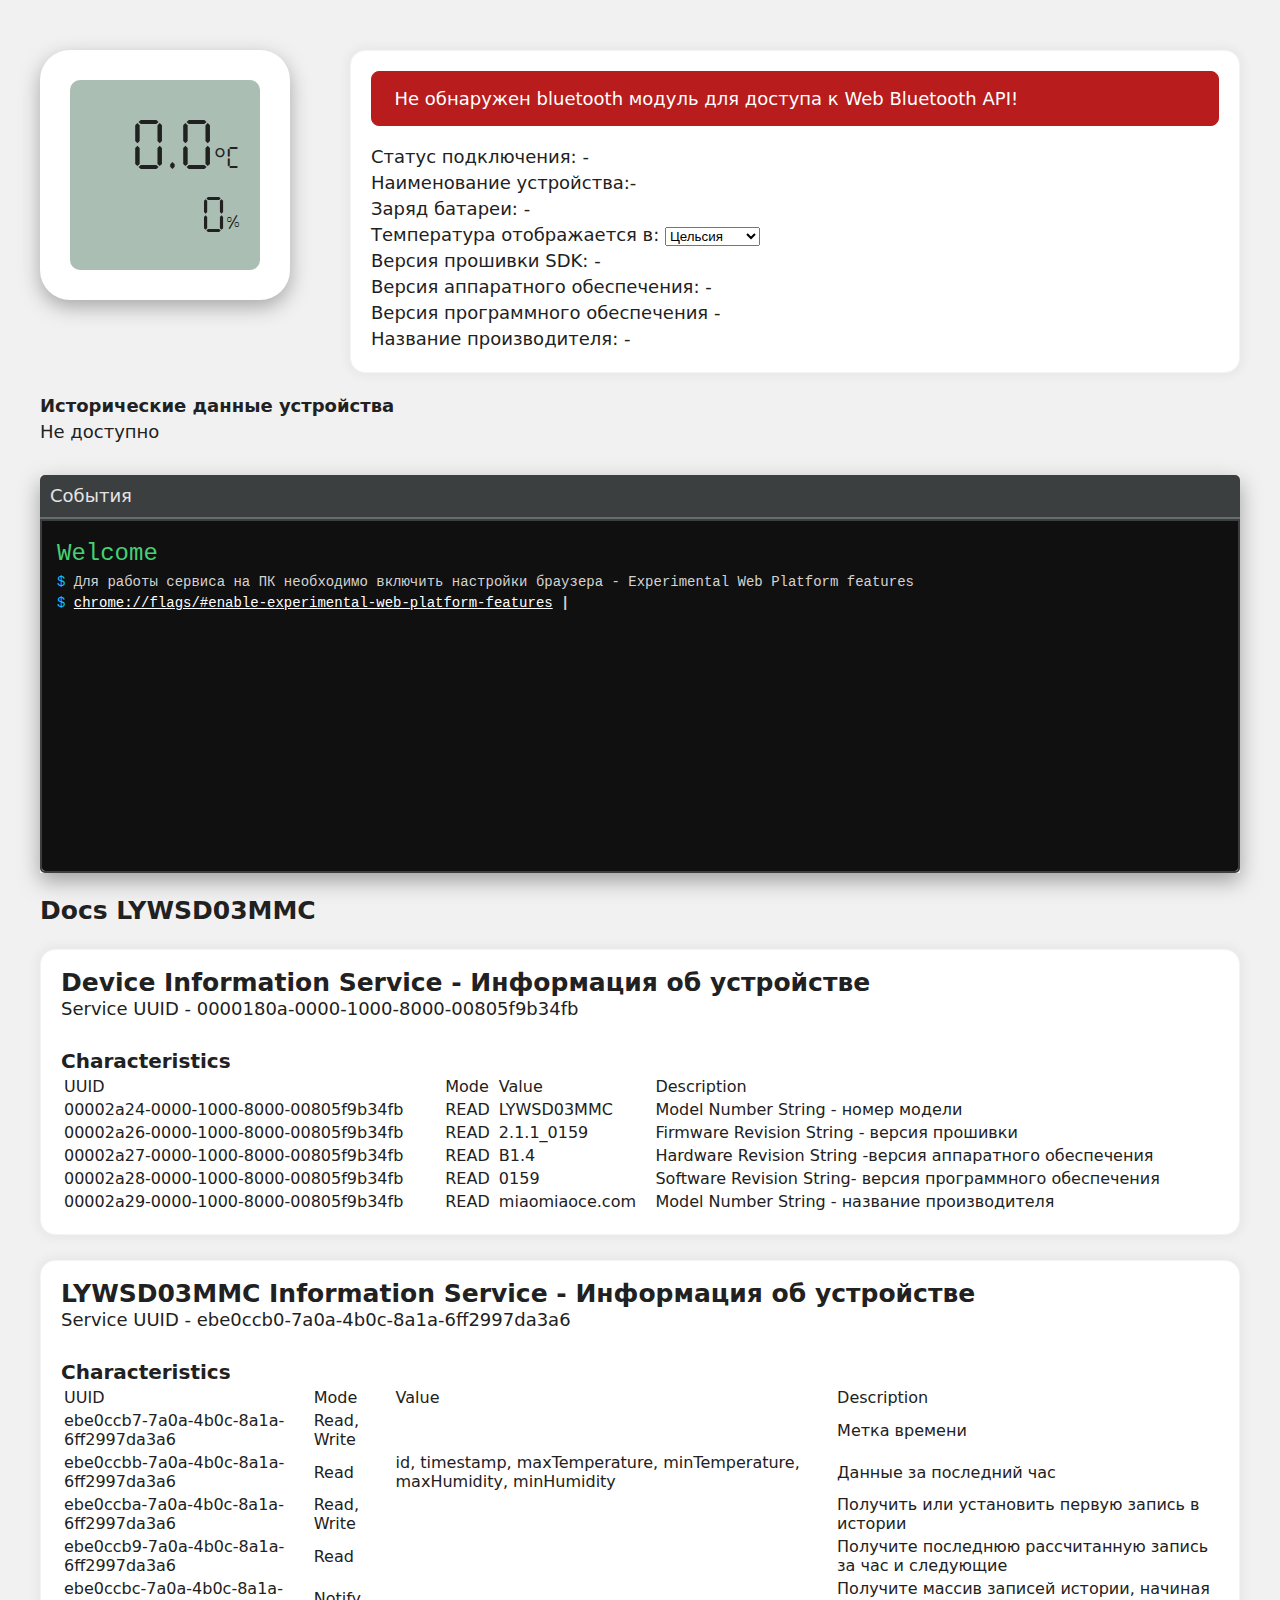
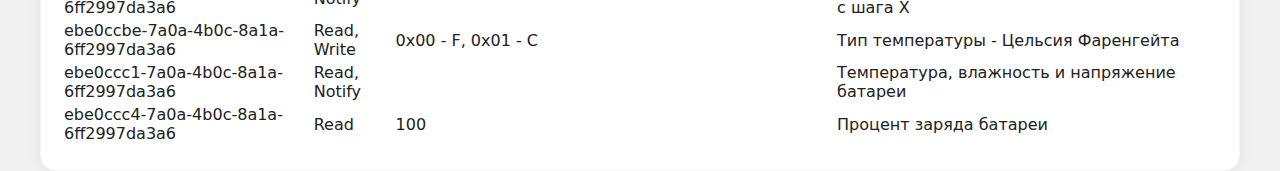
<file: LYWSD03MMC/index.html>
<html>
<head>
    <meta http-equiv="Content-Type" content="text/html; charset=UTF-8">
    <meta name="viewport" content="width=device-width,initial-scale=1,maximum-scale=1,user-scalable=0">
    <title>Bluetooth Connector for LYWSD03MMC</title>
    <meta name="des">
    <link href="../assets/css/terminal.css" rel="stylesheet">
    <link href="../assets/css/styles.css" rel="stylesheet">
    <script src="../assets/js/echarts.min.js"></script>
    <link rel="shortcut icon" href="../assets/logo.png">
    <meta name="description"
          content="Bluetooth подключение к LYWSD03MMC. Сервис позволяет собрать все данные с датчика и перезаписать тип температуры"/>
    <meta property="og:title" content="Bluetooth подключение к LYWSD03MMC"/>
    <meta property="og:description"
          content="Bluetooth подключение к LYWSD03MMC. Сервис позволяет собрать все данные с датчика и перезаписать тип температуры"/>
    <meta property="og:type" content="website"/>
    <meta property="og:url" content="https://yzen.dev/utils/devices/LYWSD03MMC"/>
    <meta property="og:image" content="https://yzen.dev/utils/devices/LYWSD03MMC/card.jpg"/>

    <meta name="twitter:title" content="Bluetooth подключение к LYWSD03MMC"/>
    <meta name="twitter:description"
          content="Bluetooth подключение к LYWSD03MMC. Сервис позволяет собрать все данные с датчика и перезаписать тип температуры"/>
    <meta name="twitter:image" content="https://yzen.dev/utils/devices/LYWSD03MMC/card.jpg"/>
</head>
<body>

    <div class="page-content-wrapper">
        <div class="device-info-block">
            <div class="block-state">
                <div class="device-view">
                    <div class="mi-temperature-and-humididy-monitor-2">
                        <div class="mi-temperature-and-humididy-monitor-2_display">
                            <div class="mi-temperature-and-humididy-monitor-2_text-temperature">
                                <div id="miTemperatureAndHumididyMonitor2_TemperatureValue">
                                    0.0
                                </div>
                                <div id="miTemperatureAndHumididyMonitor2_TemperatureType"
                                     class="mi-temperature-and-humididy-monitor-2_icon-temperature">
                                    °C
                                </div>
                            </div>
                            <div class="mi-temperature-and-humididy-monitor-2_text-humidity">
                                <div id="miTemperatureAndHumididyMonitor2_HumidityValue">
                                    0
                                </div>
                                <div class="mi-temperature-and-humididy-monitor-2_icon-humidity">
                                    %
                                </div>
                            </div>
                        </div>
                    </div>
                </div>

                <div class="device-connect">
                    <button
                            onclick="UiFormService.connect();"
                            id="connectButton"
                            type="button"
                            class="btn btn-primary"
                    >
                        Подключить
                    </button>
                </div>
            </div>

            <div class="form-device box">
                <div id="connectBlock">
                </div>

                <div>
                    Статус подключения: <b id="deviceStatus">-</b>
                </div>
                <div>
                    Наименование устройства:<b id="deviceName">-</b>
                </div>
                <div>
                    Заряд батареи: <b id="deviceBatteryInfo">-</b>
                </div>
                <div>
                    Температура отображается в:
                    <select id="temperatureUnit" onchange="UiFormService.setTemperatureUnit(this)">
                        <option value="C">Цельсия</option>
                        <option value="F">Фаренгейта</option>
                    </select>
                </div>

                <div>
                    Версия прошивки SDK:
                    <b id="devicePlatformVersion">-</b>
                </div>

                <div>
                    Версия аппаратного обеспечения:
                    <b id="deviceHardwareVersion">-</b>
                </div>
                <div>
                    Версия программного обеспечения
                    <b id="deviceSoftwareVersion">-</b>
                </div>
                <div>
                    Название производителя:
                    <b id="deviceManufacturerName">-</b>
                </div>

            </div>
        </div>
    </div>


    <div class="page-content-wrapper">
        <div class="graph">
            <h4>
                Исторические данные устройства
                <span id="historyDataPercent"/>
            </h4>

            <div id="getHistoryDataBlock">
                <button
                        onclick="UiFormService.loadHistoryData();"
                        id="getHistoryDataButton"
                        type="button"
                        class="btn btn-primary"
                        disabled
                >
                    Не доступно
                </button>
            </div>

            <div id="historyChart" style="width: 100%;height:400px;display: none"></div>

        </div>
    </div>

    <div class="page-content-wrapper">
        <div class="terminal">
            <div class="terminal__window">
                <div class="terminal__window-header">
                    События
                </div>

                <div class="terminal__window-body">
                    <div class="terminal__screen" id="terminalLog">

                        <div class="screen__row">
                            <span class="screen__success" style="font-size: 24px">Welcome</span>
                        </div>
                        <div class="screen__row">
                            <span class="screen__primary">$</span>
                            <span class="screen__default">
                                Для работы сервиса на ПК необходимо включить настройки браузера - Experimental Web Platform features
                            </span>
                        </div>

                        <div class="screen__row">
                            <span class="screen__primary">$</span>
                            <span class="screen__default">
                                <a href="chrome://flags/#enable-experimental-web-platform-features"
                                   style="color: white">chrome://flags/#enable-experimental-web-platform-features</a>
                            </span>
                        </div>

                    </div>
                </div>
            </div>
        </div>
    </div>

    <div class="page-content-wrapper mt-4">
        <h1 class="service-head">Docs LYWSD03MMC</h1>
        <div class="box mt-4">
            <div class="service-head">Device Information Service - Информация об устройстве</div>
            <div class="service-sub-head-head">Service UUID - 0000180a-0000-1000-8000-00805f9b34fb</div>
            <br/>
            <div class="service-sub-head">Characteristics</div>
            <table>
                <thead>
                <tr>
                    <td>UUID</td>
                    <td>Mode</td>
                    <td>Value</td>
                    <td>Description</td>
                </tr>
                </thead>
                <tbody>
                <tr>
                    <td>00002a24-0000-1000-8000-00805f9b34fb</td>
                    <td>READ</td>
                    <td>LYWSD03MMC</td>
                    <td>Model Number String - номер модели</td>
                </tr>
                <tr>
                    <td>00002a26-0000-1000-8000-00805f9b34fb</td>
                    <td>READ</td>
                    <td>2.1.1_0159</td>
                    <td>Firmware Revision String - версия прошивки</td>
                </tr>

                <tr>
                    <td>00002a27-0000-1000-8000-00805f9b34fb</td>
                    <td>READ</td>
                    <td>B1.4</td>
                    <td>Hardware Revision String -версия аппаратного обеспечения</td>
                </tr>

                <tr>
                    <td>00002a28-0000-1000-8000-00805f9b34fb</td>
                    <td>READ</td>
                    <td>0159</td>
                    <td>Software Revision String- версия программного обеспечения</td>
                </tr>
                <tr>
                    <td>00002a29-0000-1000-8000-00805f9b34fb</td>
                    <td>READ</td>
                    <td>miaomiaoce.com</td>
                    <td>Model Number String - название производителя</td>
                </tr>
                </tbody>
            </table>
        </div>

        <div class="box mt-4">
            <div class="service-head">LYWSD03MMC Information Service - Информация об устройстве</div>
            <div class="service-sub-head-head">Service UUID - ebe0ccb0-7a0a-4b0c-8a1a-6ff2997da3a6</div>
            <br/>
            <div class="service-sub-head">Characteristics</div>
            <table>
                <thead>
                <tr>
                    <td>UUID</td>
                    <td>Mode</td>
                    <td>Value</td>
                    <td>Description</td>
                </tr>
                </thead>
                <tbody>
                <tr>
                    <td>ebe0ccb7-7a0a-4b0c-8a1a-6ff2997da3a6</td>
                    <td>Read, Write</td>
                    <td></td>
                    <td>Метка времени</td>
                </tr>
                <tr>
                    <td>ebe0ccbb-7a0a-4b0c-8a1a-6ff2997da3a6</td>
                    <td>Read</td>
                    <td>id, timestamp, maxTemperature, minTemperature, maxHumidity, minHumidity</td>
                    <td>Данные за последний час</td>
                </tr>
                <tr>
                    <td>ebe0ccba-7a0a-4b0c-8a1a-6ff2997da3a6</td>
                    <td>Read, Write</td>
                    <td></td>
                    <td>Получить или установить первую запись в истории</td>
                </tr>
                <tr>
                    <td>ebe0ccb9-7a0a-4b0c-8a1a-6ff2997da3a6</td>
                    <td>Read</td>
                    <td></td>
                    <td>Получите последнюю рассчитанную запись за час и следующие</td>
                </tr>
                <tr>
                    <td>ebe0ccbc-7a0a-4b0c-8a1a-6ff2997da3a6</td>
                    <td>Notify</td>
                    <td></td>
                    <td>Получите массив записей истории, начиная с шага X</td>
                </tr>
                <tr>
                    <td>ebe0ccbe-7a0a-4b0c-8a1a-6ff2997da3a6</td>
                    <td>Read, Write </td>
                    <td>0x00 - F, 0x01 - C </td>
                    <td>Тип температуры -  Цельсия Фаренгейта</td>
                </tr>
                <tr>
                    <td>ebe0ccc1-7a0a-4b0c-8a1a-6ff2997da3a6</td>
                    <td>Read, Notify</td>
                    <td></td>
                    <td>Температура, влажность и напряжение батареи</td>
                </tr>
                <tr>
                    <td>ebe0ccc4-7a0a-4b0c-8a1a-6ff2997da3a6</td>
                    <td>Read</td>
                    <td>100</td>
                    <td>Процент заряда батареи</td>
                </tr>
                <tr>
                    <td></td>
                    <td></td>
                    <td></td>
                    <td></td>
                </tr>


                </tbody>
            </table>
        </div>
    </div>


    <script type="text/javascript">
        class ChartHistoryService {
            static historicalData = [];
            static historyChart = null;

            static initChart() {
                document.getElementById('historyChart').style.display = 'block';

                this.historyChart = echarts.init(document.getElementById('historyChart'));
                this.historyChart.setOption({

                    tooltip: {trigger: 'axis'},
                    /*legend: {
                        data: ['Email', ]
                    },*/
                    grid: {
                        left: '3%',
                        right: '4%',
                        bottom: '3%',
                        containLabel: true
                    },
                    toolbox: {
                        feature: {
                            saveAsImage: {}
                        }
                    },

                    yAxis: {type: 'value'},
                    dataZoom: [
                        {type: 'inside', start: 0,},
                        {start: 0,}
                    ],
                    xAxis: {
                        type: 'category',
                        show: false,
                        boundaryGap: false,
                        data: []
                    },
                    series: [
                        {
                            name: 'Температура',
                            type: 'line',
                            stack: 'Total',
                            data: []
                        },
                        {
                            name: 'Влажность',
                            type: 'line',
                            stack: 'Total',
                            data: []
                        }
                    ]
                });
                window.addEventListener('resize', function () {
                    this.historyChart.resize();
                });
            }

            static pushPointToHistoryChart(item) {
                this.historicalData.push(item);
                this.historyChart.setOption({
                    xAxis: {
                        data: this.historicalData.map(item => new Date().toLocaleDateString(item.timestamp) + ' ' + new Date(item.timestamp).toLocaleTimeString())
                    },
                    series: [
                        {
                            name: 'Температура',
                            data: this.historicalData.map(item => item.temperature)
                        },
                        {
                            name: 'Влажность',
                            data: this.historicalData.map(item => item.humidity)
                        }
                    ]
                });
            }
        }

        class UiFormService {
            static connect() {
                if (!navigator.bluetooth) {
                    alert('Не обнаружен bluetooth модуль для доступа к Web Bluetooth API!')
                    return;
                }
                Logger.logInfo("Поиск устройств...");
                document.getElementById('connectButton').innerHTML = '🔄 Подключение...'
                DeviceService.connect()
                    .then(async () => {
                        document.getElementById('deviceName').innerHTML = DeviceService.device.name
                        await DeviceService.connectGattServer();
                        DeviceService.setTemperatureHandler(this.handleTemperatureChanged);
                        this.updateTemperatureUnit();
                        this.updateBatteryState();
                        this.updateDeviceInfo();

                        document.getElementById('connectButton').innerHTML = '✅ Подключено'
                        document.getElementById('connectButton').disabled = true
                        document.getElementById('getHistoryDataButton').innerHTML = 'Загрузить'
                        document.getElementById('getHistoryDataButton').disabled = false
                        document.getElementById('getHistoryDataButton').style.display = 'block';
                    })
                    .catch(error => {
                        document.getElementById('connectButton').innerHTML = 'Подключить'
                        Logger.logDanger(error)
                    })
            }

            static handleTemperatureChanged(temperature, humidity) {
                document.getElementById("miTemperatureAndHumididyMonitor2_TemperatureValue").innerHTML = temperature;
                document.getElementById("miTemperatureAndHumididyMonitor2_HumidityValue").innerHTML = humidity;
            }

            static setStatus(status) {
                Logger.logInfo("Status: " + status);
                document.getElementById('deviceStatus').innerHTML = status
            }

            static setTemperatureUnit(temperatureUnit) {
                DeviceService.setTemperatureUnit(temperatureUnit.value)
                    .then(() => {
                        Logger.logSuccess('Данные успешно записаны в характеристику');
                        if (temperatureUnit.value === 'F') {
                            document.getElementById('miTemperatureAndHumididyMonitor2_TemperatureType').innerHTML = '°F'
                        } else {
                            document.getElementById('miTemperatureAndHumididyMonitor2_TemperatureType').innerHTML = '°C'
                        }
                    })
                    .catch(error => {
                        console.error('Ошибка при записи данных в характеристику:', error);
                    });
            }

            static async updateTemperatureUnit() {
                let temperatureUnit = await DeviceService.getTemperatureUnit()

                if (temperatureUnit === DeviceService.TEMP_CELSIUS) {
                    Logger.logInfo('Температура измеряется в градусах Цельсия');
                    document.getElementById('temperatureUnit').value = 'C'
                    document.getElementById('miTemperatureAndHumididyMonitor2_TemperatureType').innerHTML = '°C'
                } else if (temperatureUnit === DeviceService.TEMP_FAHRENHEIT) {
                    Logger.logInfo('Температура измеряется в градусах Фаренгейта');
                    document.getElementById('temperatureUnit').value = 'F'
                    document.getElementById('miTemperatureAndHumididyMonitor2_TemperatureType').innerHTML = '°F'
                }
            }

            static async updateBatteryState() {
                document.getElementById("deviceBatteryInfo").innerHTML = await DeviceService.getBatteryState();
            }

            static async updateDeviceInfo() {
                //DeviceService.getModelNumber()
                DeviceService.getFirmwareRevision()
                    .then(value => {
                        document.getElementById("devicePlatformVersion").innerHTML = value;
                    })

                DeviceService.getHardwareRevision()
                    .then(value => {
                        document.getElementById("deviceHardwareVersion").innerHTML = value;
                    })

                DeviceService.getSoftwareRevision()
                    .then(value => {
                        document.getElementById("deviceSoftwareVersion").innerHTML = value;
                    })

                DeviceService.getManufacturerName()
                    .then(value => {
                        document.getElementById("deviceManufacturerName").innerHTML = value;
                    })
            }

            static loadHistoryData() {
                ChartHistoryService.initChart();
                DeviceService.getHistoryData((index, end, item) => {
                    document.getElementById("historyDataPercent").innerHTML = index + ' из ' + end;//historyCount;
                    ChartHistoryService.pushPointToHistoryChart(item);
                })
            }
        }

        class DeviceService {
            /** Байт код Градусы Цельсия */
            static TEMP_CELSIUS = 0x00;
            /** Байт код Градусы Фаренгейта */
            static TEMP_FAHRENHEIT = 0x01;

            static SERVICE_UUID_XIAOMI = 'ebe0ccb0-7a0a-4b0c-8a1a-6ff2997da3a6'
            static SERVICE_UUID_DEVICE_INFO = '0000180a-0000-1000-8000-00805f9b34fb'

            static CHARACTERISTIC_UUID_TEMP_UNIT = 'ebe0ccbe-7a0a-4b0c-8a1a-6ff2997da3a6'
            static CHARACTERISTIC_UUID_TEMP_DATA = 'ebe0ccc1-7a0a-4b0c-8a1a-6ff2997da3a6'
            static CHARACTERISTIC_UUID_BATTERY = 'ebe0ccc4-7a0a-4b0c-8a1a-6ff2997da3a6'
            static CHARACTERISTIC_UUID_NUM_RECORDS = 'ebe0ccb9-7a0a-4b0c-8a1a-6ff2997da3a6'
            static CHARACTERISTIC_UUID_TIME = 'ebe0ccb7-7a0a-4b0c-8a1a-6ff2997da3a6'
            static CHARACTERISTIC_UUID_HISTORY = 'ebe0ccbc-7a0a-4b0c-8a1a-6ff2997da3a6'
            static CHARACTERISTIC_UUID_HISTORY_RECORD_ID = 'ebe0ccba-7a0a-4b0c-8a1a-6ff2997da3a6'


            static device = null;
            static GattServer = null;
            static miService = null;
            static temperatureHandler = null;
            static deviceInformationService = null;
            static temperatureUnit = null;

            /**
             * Обновить тип температуры на устройстве
             * @param temperatureUnit C or F
             * @returns {Promise<void>}
             */
            static async setTemperatureUnit(newTemperatureUnit) {
                this.temperatureUnit = this.TEMP_CELSIUS;
                if (newTemperatureUnit === 'F') {
                    this.temperatureUnit = this.TEMP_FAHRENHEIT;
                }

                const characteristic = await this.miService.getCharacteristic(this.CHARACTERISTIC_UUID_TEMP_UNIT)
                return characteristic.writeValue(new Uint8Array([this.temperatureUnit]))
            }

            /**
             * Получить тип температуры на устройстве
             * @returns [TEMP_CELSIUS|TEMP_CELSIUS]
             */
            static async getTemperatureUnit() {
                const characteristic = await this.miService.getCharacteristic(this.CHARACTERISTIC_UUID_TEMP_UNIT)
                let temperatureUnitRaw = await characteristic.readValue();

                // Значение 1 байт
                this.temperatureUnit = temperatureUnitRaw.getUint8(0);
                return this.temperatureUnit;
            }

            /**
             * Получить номер модели
             * @returns
             */
            static async getModelNumber() {
                const characteristicBattery = await this.deviceInformationService.getCharacteristic('00002a24-0000-1000-8000-00805f9b34fb')
                let modelNumberRaw = await characteristicBattery.readValue();
                // Значение 1 байт
                return new TextDecoder().decode(modelNumberRaw.buffer)
            }

            /**
             * Получить версию прошивки
             * @returns
             */
            static async getFirmwareRevision() {
                const characteristicFirmwareRevision = await this.deviceInformationService.getCharacteristic('00002a26-0000-1000-8000-00805f9b34fb')
                let firmwareRevisionRaw = await characteristicFirmwareRevision.readValue();
                return new TextDecoder().decode(firmwareRevisionRaw.buffer)
            }

            /**
             * Получить версию аппаратного обеспечения
             * @returns
             */
            static async getHardwareRevision() {
                const characteristicHardwareRevision = await this.deviceInformationService.getCharacteristic('00002a27-0000-1000-8000-00805f9b34fb')
                let hardwareRevisionRaw = await characteristicHardwareRevision.readValue();
                return new TextDecoder().decode(hardwareRevisionRaw.buffer)
            }

            /**
             * Получить версию программного обеспечения
             * @returns
             */
            static async getSoftwareRevision() {
                const characteristicSoftwareRevision = await this.deviceInformationService.getCharacteristic('00002a28-0000-1000-8000-00805f9b34fb')
                let softwareRevisionRaw = await characteristicSoftwareRevision.readValue();
                return new TextDecoder().decode(softwareRevisionRaw.buffer)
            }

            /**
             * Получить данные производителя
             * @returns
             */
            static async getManufacturerName() {
                const characteristicManufacturerName = await this.deviceInformationService.getCharacteristic('00002a29-0000-1000-8000-00805f9b34fb')
                let manufacturerNameRaw = await characteristicManufacturerName.readValue();
                return new TextDecoder().decode(manufacturerNameRaw.buffer)
            }

            /**
             * Получить тип температуры на устройстве
             * @returns
             */
            static async getBatteryState() {
                const characteristicBattery = await this.miService.getCharacteristic(this.CHARACTERISTIC_UUID_BATTERY)
                let batteryRaw = await characteristicBattery.readValue();
                // Значение 1 байт
                return batteryRaw.getUint8(0);
            }

            static isAvailableBluetooth() {
                return !!navigator.bluetooth;
            }

            static connect() {
                return navigator.bluetooth.requestDevice({
                    services: [0xffe0],
                    optionalServices: [
                        this.SERVICE_UUID_XIAOMI,
                        /*'0000fe95-0000-1000-8000-00805f9b34fb',
                        '0000180a-0000-1000-8000-00805f9b34fb',
                        '00010203-0405-0607-0809-0a0b0c0d1912',
                        '8edffff0-3d1b-9c37-4623-ad7265f14076',
                        'fafafa00-fafa-fafa-fafa-fafafafafafa',*/
                    ],
                    acceptAllDevices: false,
                    filters: [{namePrefix: 'LYWSD03MMC'}]
                })
                    .then(device => {
                        this.device = device;
                        this.device.addEventListener('gattserverdisconnected', this.onDisconnected);
                        return Promise.resolve();
                    })
                    .catch(error => {
                        Logger.logDanger(error)
                        return Promise.reject();
                    })
            }

            static async connectGattServer() {
                Logger.logDebug("Connecting to: " + this.device.name);

                await this.device.gatt.connect()
                    .then(async server => {
                        this.GattServer = server;
                    })

                this.miService = await this.GattServer.getPrimaryService(this.SERVICE_UUID_XIAOMI);
                this.deviceInformationService = await this.GattServer.getPrimaryService(this.SERVICE_UUID_DEVICE_INFO);

                if (!this.miService) {
                    Logger.logDanger('Устройство не относится к LYWSD03MMC - Xiaomi Mi Temperature and Humidity Monitor 2 !');
                    disconnect();
                }
            }

            /**
             * Установить обработчик изменения температуры и влажности
             * @param handler
             */
            static async setTemperatureHandler(handler) {
                this.temperatureHandler = handler
                let characteristic = await this.miService.getCharacteristic(this.CHARACTERISTIC_UUID_TEMP_DATA)
                characteristic.startNotifications()
                    .then(() => {
                        characteristic.addEventListener('characteristicvaluechanged', (event) => {
                            const value = event.target.value;

                            // Чтение первых 2 байт как целого числа
                            const temperatureRaw = value.getUint16(0, true);

                            // Преобразование в градусы Цельсия
                            let temperature = temperatureRaw * 0.01;
                            if (this.temperatureUnit === this.TEMP_FAHRENHEIT) {
                                // Преобразование в градусы Фаренгейта
                                temperature = (temperature * 9 / 5) + 32;
                            }
                            temperature = temperature.toFixed(1)
                            // Чтение следующих 2 байт как без знакового целого
                            const humidity = value.getUint8(2, true);

                            //const batteryLevel = value.getUint8(4); // Чтение 1 байта уровня заряда батареи
                            //console.log(`Уровень заряда батареи: ${ batteryLevel }%`);

                            this.temperatureHandler(temperature, humidity)
                        })
                    });
            }

            /**
             * Собираем исторические данные для графика
             * @param handlerHistoryLoad
             * @returns {Promise<void>}
             */
            static async getHistoryData(handlerHistoryLoad) {
                let characteristicDataSize = await this.miService.getCharacteristic('ebe0ccb9-7a0a-4b0c-8a1a-6ff2997da3a6')
                Logger.logDebug('Получены данные по количеству записей');

                let dataCount = await characteristicDataSize.readValue();
                if (dataCount.byteLength < 8) {
                    return;
                }
                let index_end = dataCount.getUint32(0, true);
                let index_new = dataCount.getUint32(4, true);
                let historyIndex = 0;

                Logger.logDebug('Данные с ' + index_new + ' по ' + index_end);

                if (index_end <= 0) {
                    Logger.logWarning('Ничего не найдено: ' + index_end);
                    disconnect();
                    return;
                }

                Logger.logDebug('Начинаем считывать исторические данные...');

                // Получаем массив исторических записей
                let characteristicDataRead = await this.miService.getCharacteristic(this.CHARACTERISTIC_UUID_HISTORY)

                let characteristicIndex = await this.miService.getCharacteristic(this.CHARACTERISTIC_UUID_HISTORY_RECORD_ID)
                Logger.logDebug('Получили исторический индекс');

                Logger.logDebug('Начинаем собирать метрики...');

                let startTime = null;
                await this.miService.getCharacteristic(this.CHARACTERISTIC_UUID_TIME)
                    .then(async characteristic => {
                        let characteristicTime = await characteristic.readValue();

                        if (characteristicTime.byteLength > 4) {
                            Logger.logDanger('Error read Time device!');
                            disconnect();
                            return;
                        }

                        let time = characteristicTime.getUint32(0, true);
                        startTime = Date.now() - time * 1000;
                        characteristicIndex.writeValue(new Uint8Array([0, 0, 0, 0]));
                    });

                characteristicDataRead.startNotifications()
                    .then(() => {
                        characteristicDataRead.addEventListener('characteristicvaluechanged', event => {
                            let valueRaw = event.target.value;
                            let currentIndex = valueRaw.getUint32(0, true);
                            let time = valueRaw.getUint32(4, true);

                            let maxTemperature = valueRaw.getInt16(8, true) / 10.0;
                            let minTemperature = valueRaw.getInt16(11, true) / 10.0;
                            let temperature = (maxTemperature + minTemperature) / 2;

                            let maxHumidity = valueRaw.getUint8(10);
                            let minHumidity = valueRaw.getUint8(13);
                            let humidity = (maxHumidity + minHumidity) / 2;

                            handlerHistoryLoad(++historyIndex, index_new, {
                                timestamp: new Date(startTime + time * 1000),
                                temperature: temperature.toFixed(2),
                                humidity: humidity.toFixed(2),
                            })

                            if (currentIndex >= index_end) {
                                Logger.logSuccess('Получена последняя запись: ' + index_cur);
                                //disconnect();
                            }
                        });

                    });
            }

            static onDisconnected() {
                Logger.logWarning('Disconnected.');
            }
        }

        class Logger {
            static logDebug(logTXT) {
                console.log(logTXT);

                document.getElementById('terminalLog').innerHTML = document.getElementById('terminalLog').innerHTML + '<div class="screen__row">' +
                    '<span class="screen__default">' + (new Date()).getHours() + ':' + (new Date()).getMinutes() + ':' + (new Date()).getSeconds() + '</span>' +
                    '<span class="screen__primary"> $ </span>' +
                    '<span class="screen__default">' + logTXT + '</span>' +
                    '</div>';
            }

            static logInfo(logTXT) {
                console.log(logTXT);

                document.getElementById('terminalLog').innerHTML = document.getElementById('terminalLog').innerHTML + '<div class="screen__row">' +
                    '<span class="screen__default">' + (new Date()).getHours() + ':' + (new Date()).getMinutes() + ':' + (new Date()).getSeconds() + '</span>' +
                    '<span class="screen__primary"> $ </span>' +
                    '<span class="screen__primary">' + logTXT + '</span>' +
                    '</div>';
            }

            static logSuccess(logTXT) {
                console.log(logTXT);

                document.getElementById('terminalLog').innerHTML = document.getElementById('terminalLog').innerHTML + '<div class="screen__row">' +
                    '<span class="screen__default">' + (new Date()).getHours() + ':' + (new Date()).getMinutes() + ':' + (new Date()).getSeconds() + '</span>' +
                    '<span class="screen__primary"> $ </span>' +
                    '<span class="screen__success">' + logTXT + '</span>' +
                    '</div>';
            }

            static logWarning(logTXT) {
                console.log(logTXT);

                document.getElementById('terminalLog').innerHTML = document.getElementById('terminalLog').innerHTML + '<div class="screen__row">' +
                    '<span class="screen__default">' + (new Date()).getHours() + ':' + (new Date()).getMinutes() + ':' + (new Date()).getSeconds() + '</span>' +
                    '<span class="screen__primary"> $ </span>' +
                    '<span class="screen__warning">' + logTXT + '</span>' +
                    '</div>';
            }

            static logDanger(logTXT) {
                console.log(logTXT);

                document.getElementById('terminalLog').innerHTML = document.getElementById('terminalLog').innerHTML + '<div class="screen__row">' +
                    '<span class="screen__default">' + (new Date()).getHours() + ':' + (new Date()).getMinutes() + ':' + (new Date()).getSeconds() + '</span>' +
                    '<span class="screen__primary"> $ </span>' +
                    '<span class="screen__danger">' + logTXT + '</span>' +
                    '</div>';
            }
        }

        if (!DeviceService.isAvailableBluetooth()) {
            document.getElementById('connectButton').style.display = 'none'
            document.getElementById('connectBlock').innerHTML = '<div class="alert alert-danger">Не обнаружен bluetooth модуль для доступа к Web Bluetooth API!</div>'

            document.getElementById('getHistoryDataButton').style.display = 'none'
            document.getElementById('getHistoryDataBlock').innerHTML = 'Не доступно'
        }
    </script>
</body>
</file>
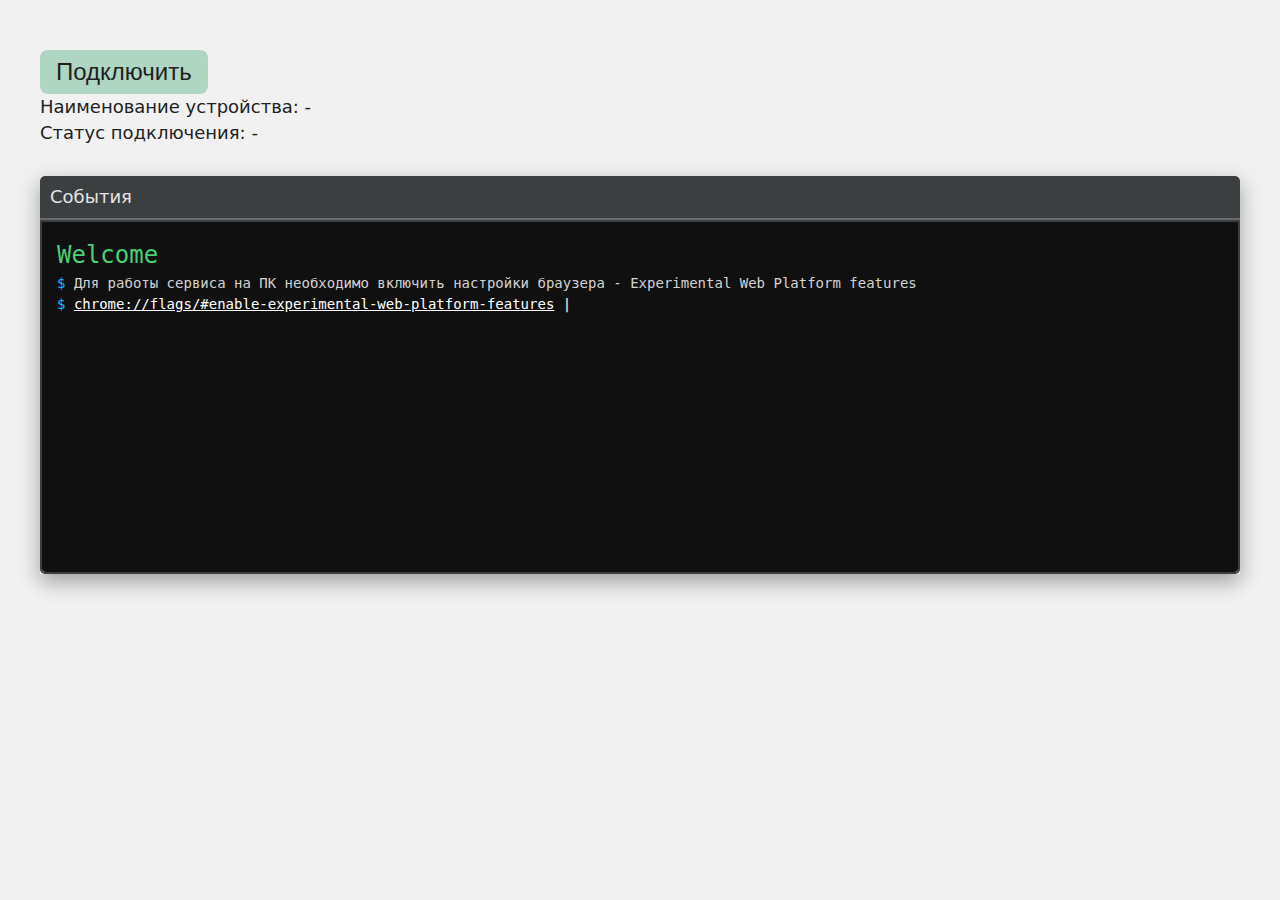
<file: Scanner/index.html>
<html class="telFlasherClass">
<head>
    <meta http-equiv="Content-Type" content="text/html; charset=UTF-8">
    <meta name="viewport" content="width=device-width,initial-scale=1,maximum-scale=1,user-scalable=0">
    <title>Telink Flasher</title>
    <link href="../assets/css/terminal.css" rel="stylesheet">
    <link href="../assets/css/styles.css" rel="stylesheet">
    <script src="../assets/js/echarts.min.js"></script>


</head>
<body>

    <div class="page-content-wrapper">
        <button type="button" class="btn btn-primary" onclick="connect();">Подключить</button>
    </div>
    <div class="page-content-wrapper">
        <div class="device-info-block">

            <div class="form-device">
                <div>
                    <label>
                        Наименование устройства:
                        <b id="deviceName">-</b>
                    </label>
                </div>

                <div>
                    <label>
                        Статус подключения:
                        <b id="deviceStatus">-</b>
                    </label>
                </div>
            </div>
        </div>
    </div>


    <div class="page-content-wrapper">
        <div class="terminal">
            <!-- terminal window -->
            <div class="terminal__window">
                <div class="terminal__window-header">
                    События
                </div>

                <div class="terminal__window-body">
                    <!-- terminal screen -->
                    <div class="terminal__screen" id="terminalLog">

                        <div class="screen__row">
                            <span class="screen__success" style="font-size: 24px">Welcome</span>
                        </div>
                        <div class="screen__row">
                            <span class="screen__primary">$</span>
                            <span class="screen__default">
                                Для работы сервиса на ПК необходимо включить настройки браузера - Experimental Web Platform features
                            </span>
                        </div>

                        <div class="screen__row">
                            <span class="screen__primary">$</span>
                            <span class="screen__default">
                                <a href="chrome://flags/#enable-experimental-web-platform-features"
                                   style="color: white">chrome://flags/#enable-experimental-web-platform-features</a>
                            </span>
                        </div>


                        <!--<div class="screen__row">
                            <span class="screen__success"><b>user@comp28</b></span>
                            <span class="screen__primary">~</span>
                            <span class="screen__primary">$</span>
                            <span class="screen__default">git log</span>
                        </div>-->

                    </div>
                </div>
            </div>
        </div>
    </div>

    <div class="page-content-wrapper">
        <div id="serviceList">
        </div>
    </div>

    <script type="text/javascript">

        class Logger {
            static logDebug(logTXT) {
                console.log(logTXT);

                document.getElementById('terminalLog').innerHTML = document.getElementById('terminalLog').innerHTML + '<div class="screen__row">' +
                    '<span class="screen__default">' + (new Date()).getHours() + ':' + (new Date()).getMinutes() + ':' + (new Date()).getSeconds() + '</span>' +
                    '<span class="screen__primary"> $ </span>' +
                    '<span class="screen__default">' + logTXT + '</span>' +
                    '</div>';
            }

            static logInfo(logTXT) {
                console.log(logTXT);

                document.getElementById('terminalLog').innerHTML = document.getElementById('terminalLog').innerHTML + '<div class="screen__row">' +
                    '<span class="screen__default">' + (new Date()).getHours() + ':' + (new Date()).getMinutes() + ':' + (new Date()).getSeconds() + '</span>' +
                    '<span class="screen__primary"> $ </span>' +
                    '<span class="screen__primary">' + logTXT + '</span>' +
                    '</div>';
            }

            static logSuccess(logTXT) {
                console.log(logTXT);

                document.getElementById('terminalLog').innerHTML = document.getElementById('terminalLog').innerHTML + '<div class="screen__row">' +
                    '<span class="screen__default">' + (new Date()).getHours() + ':' + (new Date()).getMinutes() + ':' + (new Date()).getSeconds() + '</span>' +
                    '<span class="screen__primary"> $ </span>' +
                    '<span class="screen__success">' + logTXT + '</span>' +
                    '</div>';
            }

            static logWarning(logTXT) {
                console.log(logTXT);

                document.getElementById('terminalLog').innerHTML = document.getElementById('terminalLog').innerHTML + '<div class="screen__row">' +
                    '<span class="screen__default">' + (new Date()).getHours() + ':' + (new Date()).getMinutes() + ':' + (new Date()).getSeconds() + '</span>' +
                    '<span class="screen__primary"> $ </span>' +
                    '<span class="screen__warning">' + logTXT + '</span>' +
                    '</div>';
            }

            static logDanger(logTXT) {
                console.log(logTXT);

                document.getElementById('terminalLog').innerHTML = document.getElementById('terminalLog').innerHTML + '<div class="screen__row">' +
                    '<span class="screen__default">' + (new Date()).getHours() + ':' + (new Date()).getMinutes() + ':' + (new Date()).getSeconds() + '</span>' +
                    '<span class="screen__primary"> $ </span>' +
                    '<span class="screen__danger">' + logTXT + '</span>' +
                    '</div>';
            }
        }


        let catalog = {
            services: {
                'ebe0ccb0-7a0a-4b0c-8a1a-6ff2997da3a6': {
                    title: 'Metric information - Температура, влажность и напряжение батареи',
                    characteristics: {
                        'ebe0ccbe-7a0a-4b0c-8a1a-6ff2997da3a6': {
                            title: 'Считывание или запись температуры - C or F',
                            type:'getUint8',
                            byte:0
                        },
                        'ebe0ccc4-7a0a-4b0c-8a1a-6ff2997da3a6': {
                            title: 'Процент заряда батареи',
                            type:'getUint8',
                            byte:0
                        },
                    }
                },
                '0000180a-0000-1000-8000-00805f9b34fb': {
                    title: 'Device Information Service - Информация об устройстве',
                    characteristics: {
                        '00002a24-0000-1000-8000-00805f9b34fb': {
                            title: 'Model Number String - номер модели'
                        },
                        '00002a26-0000-1000-8000-00805f9b34fb': {
                            title: 'Firmware Revision String - версия прошивки'
                        },
                        '00002a27-0000-1000-8000-00805f9b34fb': {
                            title: 'Hardware Revision String -версия аппаратного обеспечения'
                        },
                        '00002a28-0000-1000-8000-00805f9b34fb': {
                            title: 'Software Revision String- версия программного обеспечения'
                        },
                        '00002a29-0000-1000-8000-00805f9b34fb': {
                            title: 'Manufacturer Name String - названия производителя'
                        },
                    }
                }
            }
        }
        let bluetoothDevice = null;
        let GattServer = null;


        function setStatus(status) {
            Logger.logInfo("Status: " + status);
            document.getElementById('deviceStatus').innerHTML = status
        }

        function onDisconnected() {
            Logger.logWarning('Disconnected.');
        }


        async function connect() {
            if (!navigator.bluetooth) {
                Logger.logDanger('Не обнаружен bluetooth модуль для доступа к Web Bluetooth API!')
                return;
            }
            Logger.logInfo("Поиск устройств...");
            bluetoothDevice = await navigator.bluetooth.requestDevice({
                services: [
                    0xffe0
                ],
                optionalServices: [],
                acceptAllDevices: true,
            }).catch(error => {
                Logger.logDanger(error)
            })
            if (!bluetoothDevice) {
                return;
            }

            Logger.logDebug("Device: ");
            console.log(bluetoothDevice);
            Logger.logDebug("Connecting to: " + bluetoothDevice.name);
            document.getElementById('deviceName').innerHTML = bluetoothDevice.name

            bluetoothDevice.addEventListener('gattserverdisconnected', onDisconnected);

            setStatus("Connecting...");

            await bluetoothDevice.gatt.connect()
                .then(async server => {
                    GattServer = server;
                })


            let serviceList = []

            await GattServer.getPrimaryServices()
                .then(async services => {
                    for (let i = 0; i < services.length; i++) {

                        Logger.logSuccess("Find service: " + services[i].uuid);

                        let targetService = {
                            uuid: services[i].uuid,
                            isPrimary: services[i].isPrimary,
                            characteristics: []
                        }

                        let characteristics = await services[i].getCharacteristics();
                        Logger.logInfo('Обнаружены характеристики - ' + characteristics.length);

                        for (let iChar = 0; iChar < characteristics.length; iChar++) {
                            let characteristic = characteristics[iChar];

                            let value = null
                            if (characteristic.properties.read) {
                                value = await characteristic.readValue()
                                    .then(value => {
                                        return value.buffer
                                    })
                                    .catch(error => {
                                        console.error('Ошибка чтения характеристики ' + characteristic.uuid + ' из сервиса ' + services[i].uuid, error);
                                        return 'error'
                                    });
                            }


                            targetService.characteristics.push({
                                uuid: characteristic.uuid,
                                value: value !== null ? new TextDecoder().decode(value) : '',
                                buffer: value,
                                properties: characteristic.properties,
                            })
                        }


                        serviceList.push(targetService);
                    }
                })


            serviceList.forEach(service => {

                let serviceCatalog = catalog.services[service.uuid];

                let boxService = '';
                boxService += '<div class="box mt-4">'
                if (serviceCatalog) {
                    boxService += '<div class="service-head">' + serviceCatalog.title + '</div>'
                    boxService += '<div class="service-sub-head-head">Service UUID - ' + service.uuid + '</div>'
                } else {
                    boxService += '<div class="service-head">Service UUID - ' + service.uuid + '</div>'
                }
                boxService += '<div>Is primary: ' + service.isPrimary + '</div>'
                boxService += '<br/>'
                boxService += '<div class="service-sub-head">Characteristics</div>'


                boxService += '<table><thead><tr><td>UUID</td><td>Mode</td><td>Value</td><td>Description</td></tr></thead><tbody>'

                for (let iChar = 0; iChar < service.characteristics.length; iChar++) {
                    let characteristic = service.characteristics[iChar]
                    let properties = [];

                    if (characteristic.properties.authenticatedSignedWrites) {
                        properties.push('authenticatedSignedWrites')
                    }
                    if (characteristic.properties.broadcast) {
                        properties.push('broadcast')
                    }
                    if (characteristic.properties.indicate) {
                        properties.push('indicate')
                    }
                    if (characteristic.properties.notify) {
                        properties.push('notify')
                    }
                    if (characteristic.properties.read) {
                        properties.push('read')
                    }
                    if (characteristic.properties.reliableWrite) {
                        properties.push('reliableWrite')
                    }
                    if (characteristic.properties.writableAuxiliaries) {
                        properties.push('writableAuxiliaries')
                    }
                    if (characteristic.properties.write) {
                        properties.push('write')
                    }
                    if (characteristic.properties.writeWithoutResponse) {
                        properties.push('writeWithoutResponse')
                    }

                    properties = properties.join(', ');

                    let characteristicCatalog = null;
                    if (serviceCatalog && serviceCatalog.characteristics && serviceCatalog.characteristics[characteristic.uuid]) {
                        characteristicCatalog = serviceCatalog.characteristics[characteristic.uuid];
                    }


                    boxService += '<tr>' +
                        '<td>' + characteristic.uuid + '</td>' +
                        '<td>' + properties + '</td>' +
                        '<td>' + characteristic.value + '</td>' +
                        '<td>' + (characteristicCatalog ? characteristicCatalog.title : '')+'</td>' +
                        '</tr>';
                }

                boxService += '</tbody></table>'
                boxService += '</div>'

                document.getElementById('serviceList').innerHTML = document.getElementById('serviceList').innerHTML + boxService;
            });
            // push in serviceList

        }

    </script>
</body>
</file>
<file: assets/css/terminal.css>
.terminal {
    width: 100%;
    margin-top: 30px;
    display: flex;
    flex-direction: column;
    align-items: center;
    justify-content: center;
}
.terminal__window {
    width: 100%;
    box-shadow: 0 8px 20px rgba(0, 0, 0, 0.34);
}
.terminal__window-header {

    background: #3c3f40;
    border-radius: 5px 5px 0 0;
    color: #e4e4e4;
    padding: 8px 10px;
    position: relative;
    border-bottom: 2px solid #676d6f;
}

.terminal__window-body {
    border: 2px solid #3c3f40;
    border-radius: 0 0 5px 5px;
    max-height: 354px;
    overflow-y: auto;
}
.terminal__screen {
    width: 100%;
    min-height: 350px;
    padding: 15px;
    background: #101010;
    border-radius: 0 0 3px 3px;
    overflow-y: auto;
}
.terminal__screen > span {
    marign: 0 0 5px 0;
}

.screen__row {
    display: block;
    line-height: 1.5;
    color: #d4d3d3;
    font-size: 14px;
    font-family: Monospace, Arial, sans-serif;
    min-height: 15px;
}
.screen__row.tab {
    padding-left: 30px;
}
.screen__row:last-of-type:after {
    content: "|";
    font-weight: bold;
    -webkit-animation: cursor 1.5s linear infinite;
    animation: cursor 1.5s linear infinite;
}

.screen__success {
    color: #47cf73;
}
.screen__primary {
    color: #0ebeff;
}
.screen__default {
    color: #d4d3d3;
}
.screen__warning {
    color: yellow;
}
.screen__danger {
    color: #e85757;
}
.screen__dark {
    color: #888;
}

@-webkit-keyframes cursor {
    0% {
        opacity: 1;
    }
    25% {
        opacity: 0;
    }
    75% {
        opacity: 0;
    }
    100% {
        opacity: 1;
    }
}

@keyframes cursor {
    0% {
        opacity: 1;
    }
    25% {
        opacity: 0;
    }
    75% {
        opacity: 0;
    }
    100% {
        opacity: 1;
    }
}
</file>
<file: assets/css/styles.css>
@font-face {
    font-family: 'TickingTimebombBb';
    src: url('../fonts/TickingTimebombBb.ttf') format('truetype');
}

@font-face {
    font-family: 'Seven Segment';
    src: url('../fonts/Seven Segment.ttf') format('truetype');
}


html, body {
    width: 100%;
    height: 100%;
    min-height: 100%;
    font-family: 'Montserrat', 'wf_SegoeUILight', -apple-system, system-ui, BlinkMacSystemFont, 'Segoe UI', Roboto, 'Helvetica Neue', Arial, sans-serif;
    margin: 0;
    color: #212121;
    font-size: 18px;
    font-weight: 300;
    line-height: 26px;
    background: #f1f1f1;

    text-rendering: optimizeLegibility;
    -moz-osx-font-smoothing: grayscale;
    -webkit-font-smoothing: subpixel-antialiased;
}


* {
    transition: background-color 0.2s ease-in-out, background 0.2s ease-in-out;
}

*,
::before,
::after {
    box-sizing: border-box;
}

blockquote, dl, dd, h1, h2, h3, h4, h5, h6, hr, figure, p, pre {
    margin: 0;
}

ol,
ul,
menu {
    list-style: none;
    margin: 0;
    padding: 0;
}

body {
    padding-top: 50px;
}

.btn {
    display: inline-flex;
    cursor: pointer;
    align-items: center;
    justify-content: center;
    border-radius: 8px;
    border: none;

    text-decoration: none;
    transition-property: color, background-color, border-color, text-decoration-color, fill, stroke, opacity, box-shadow, transform, filter, backdrop-filter, -webkit-text-decoration-color, -webkit-backdrop-filter;
    transition-timing-function: cubic-bezier(0.4, 0, 0.2, 1);
    transition-duration: 200ms;
    color: inherit;

    padding: 8px 16px;
    font-size: 24px;
    font-weight: 500;
}
.btn:disabled{
    opacity: 0.6;
}
.btn-primary {
    background-color: #aed6c2;
    color: #1f1f1f;
}

[type=color], [type=date], [type=datetime-local], [type=email], [type=fio], [type=number], [type=password], [type=search], [type=tel], [type=text] {
    display: block;
    width: 100%;
    padding: .5rem .75rem;
    font-size: 1rem;
    font-weight: 400;
    -webkit-appearance: none;
    -moz-appearance: none;
    appearance: none;
    transition: border-color .15s ease-in-out, box-shadow .15s ease-in-out;
    box-shadow: 0 3px 20px rgba(0, 0, 0, .0431372549);
    background-color: #fff;
    border-color: rgb(226 232 240);
    border-width: 1px;
    border-radius: 12px;
    height: 3rem;
}

.page-content-wrapper {
    width: 100%;
    max-width: 1200px;
    margin: 0 auto;
}

.device-info-block{
    display: flex;
    gap: 60px;
}

.form-device {
    flex: 1;
}

.block-state {

}


.mi-temperature-and-humididy-monitor-2 {
    border-radius: 30px;
    background: white;
    width: 250px;
    height: 250px;
    padding: 30px;
    box-shadow: 0px 7px 20px rgb(167 167 167);
}

.mi-temperature-and-humididy-monitor-2_display {
    /*background-color: rgb(131,156,143);*/
    background-color: rgb(170, 190, 180);
    border-radius: 10px;
    height: 100%;
    padding: 30px 20px;
    /*font-family: TickingTimebombBb;*/
    font-family: 'Seven Segment';
}

.mi-temperature-and-humididy-monitor-2_text-temperature {
    font-size: 70px;
    line-height: 70px;
    display: flex;
    justify-content: end;
    align-items: end;
}

.mi-temperature-and-humididy-monitor-2_icon-temperature {
    font-size: 30px;
    line-height: 45px;
}

.mi-temperature-and-humididy-monitor-2_text-humidity {
    font-size: 50px;
    line-height: 50px;
    display: flex;
    justify-content: end;
    align-items: end;
    margin-top: 10px;
}

.mi-temperature-and-humididy-monitor-2_icon-humidity {
    font-size: 20px;
    line-height: 35px;
}

.graph{
    margin-top: 20px;
}

.alert {
    position: relative;
    padding: .75rem 1.25rem;
    margin-bottom: 1rem;
    border: 1px solid transparent;
    border-radius: 8px;
}

.alert.alert-danger {
    border-color: rgb(185 28 28);
    color: #fff;
    background: rgb(185 28 28);
}

.device-connect {
    margin-top: 20px;
    width: 100%;
}
.device-connect .btn{
    width: 100%;
}

.box {
    padding: 20px;
    box-shadow: 0px 0px 10px 4px rgba(0, 0, 0, 0.04);
    position: relative;
    border-radius: 15px;
    background-color: #fff;
    border: 1px solid rgb(243 244 246);
}

@media (max-width: 720px) {
    body{
        padding: 10px;
    }

    .device-info-block {
        flex-direction: column;
    }

    .form-device {
        display: flex;
        flex-direction: column;
    }

    .device-view {
        border: none;
        display: flex;
        justify-content: center;
    }

    .terminal {
        padding: 0;
        margin-top: 10px;
    }
}

table {
    width: 100%;
}

.mt-4 {
    margin-top: 25px;
}



.service-head {
    font-size: 25px;
    font-weight: 600;
}

.service-sub-head {
    font-size: 20px;
    font-weight: 600;
}
</file>
